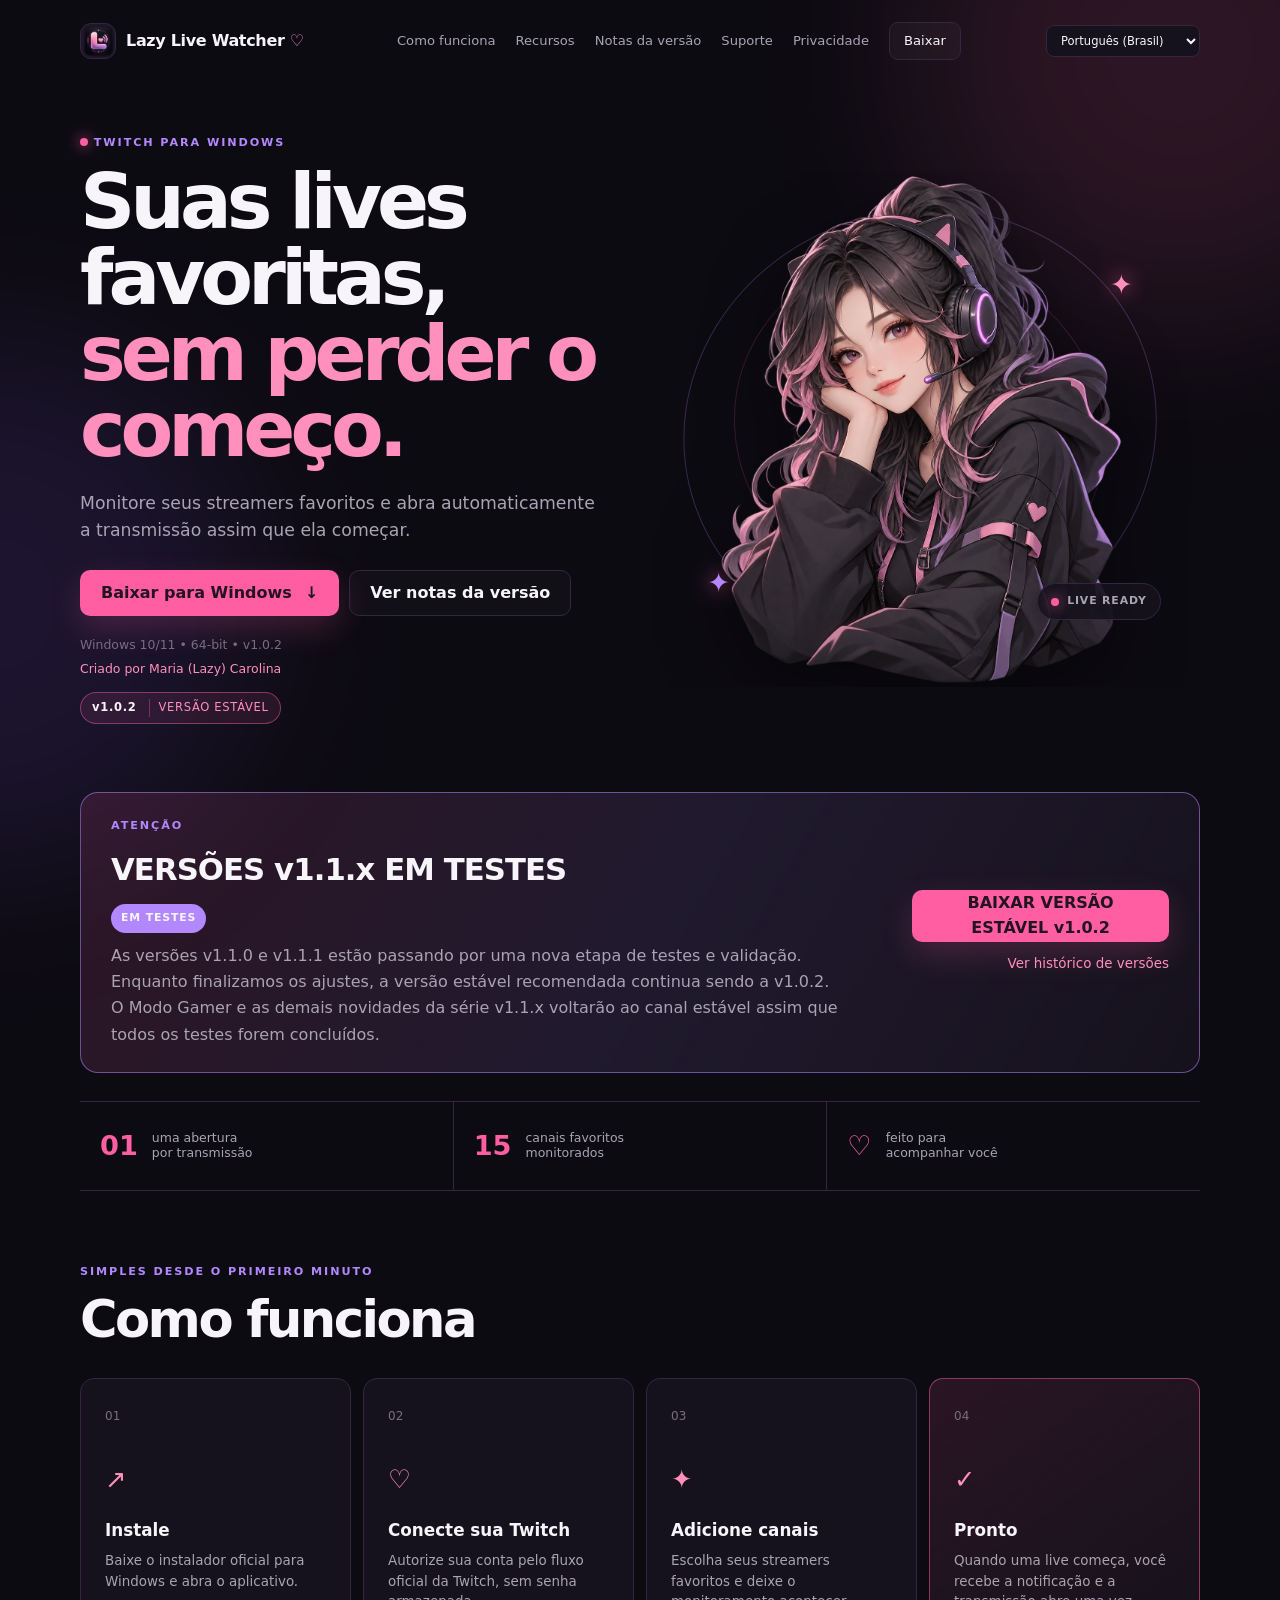
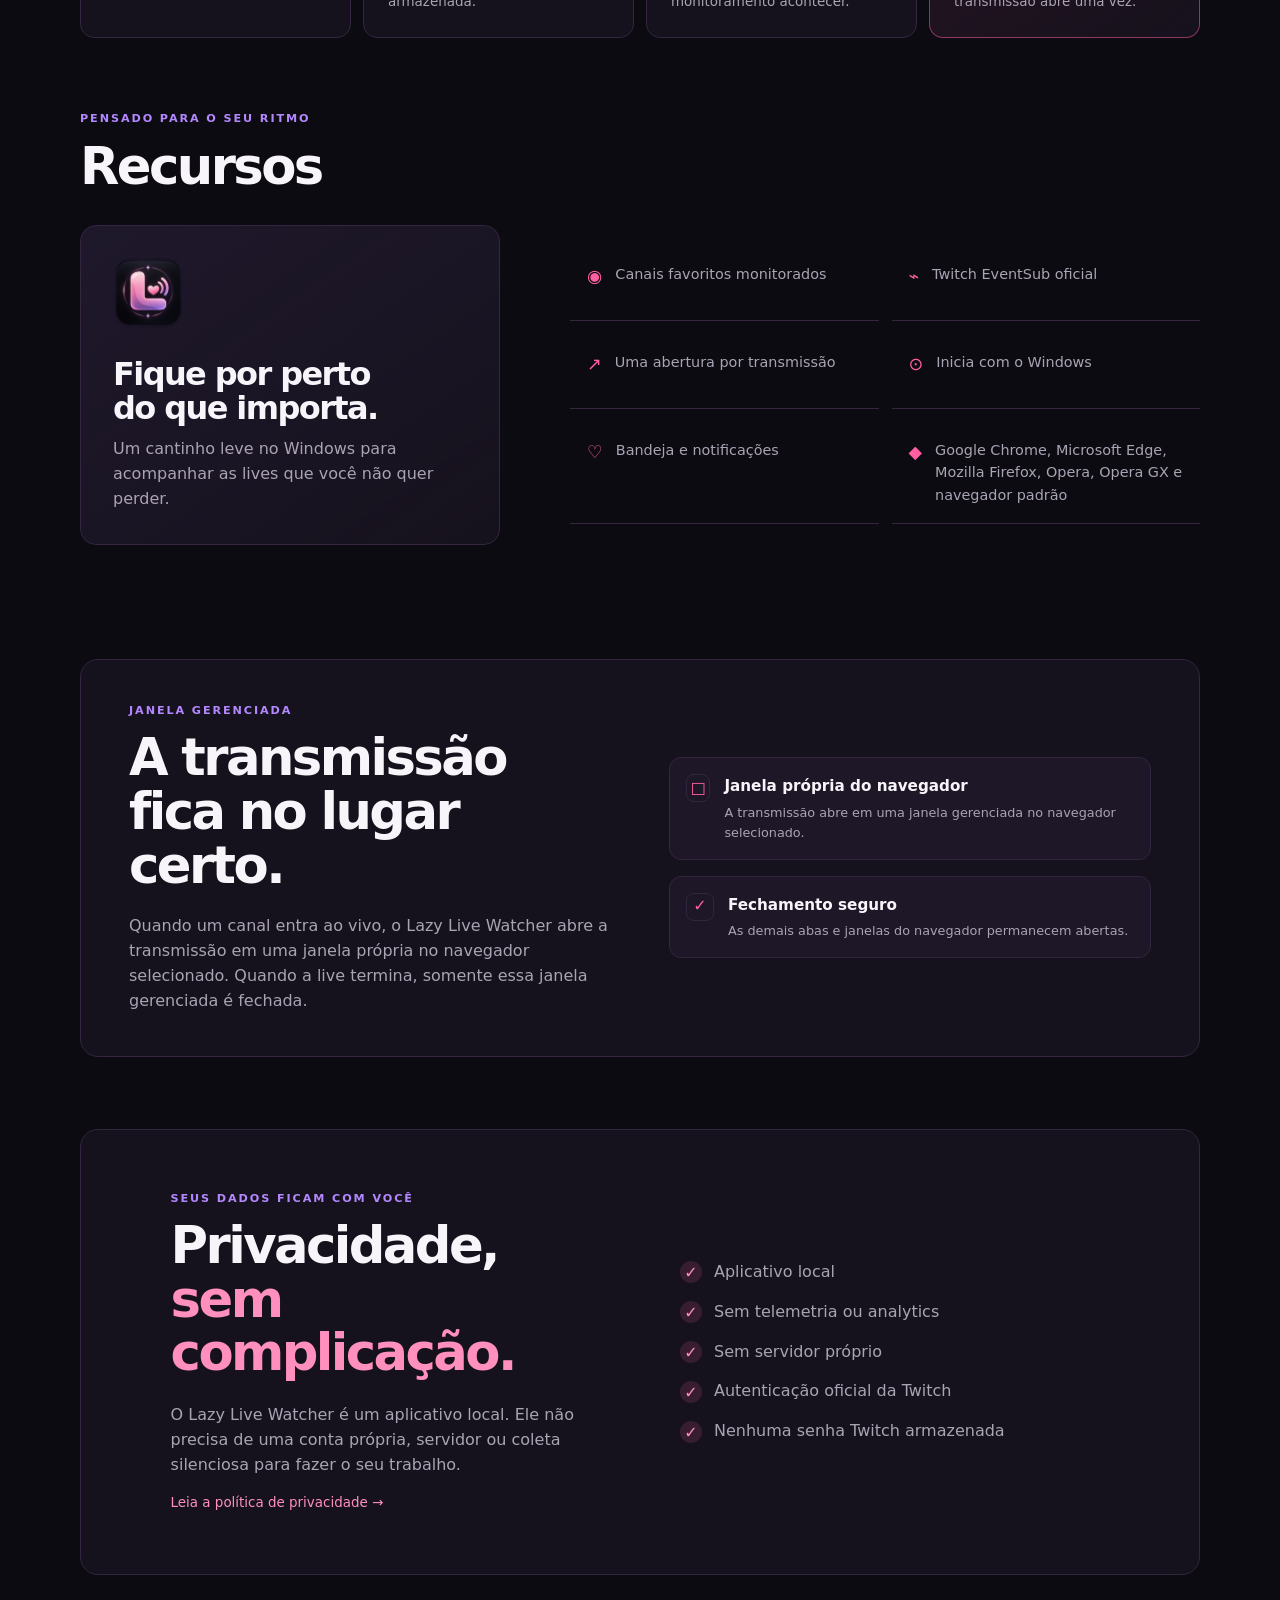
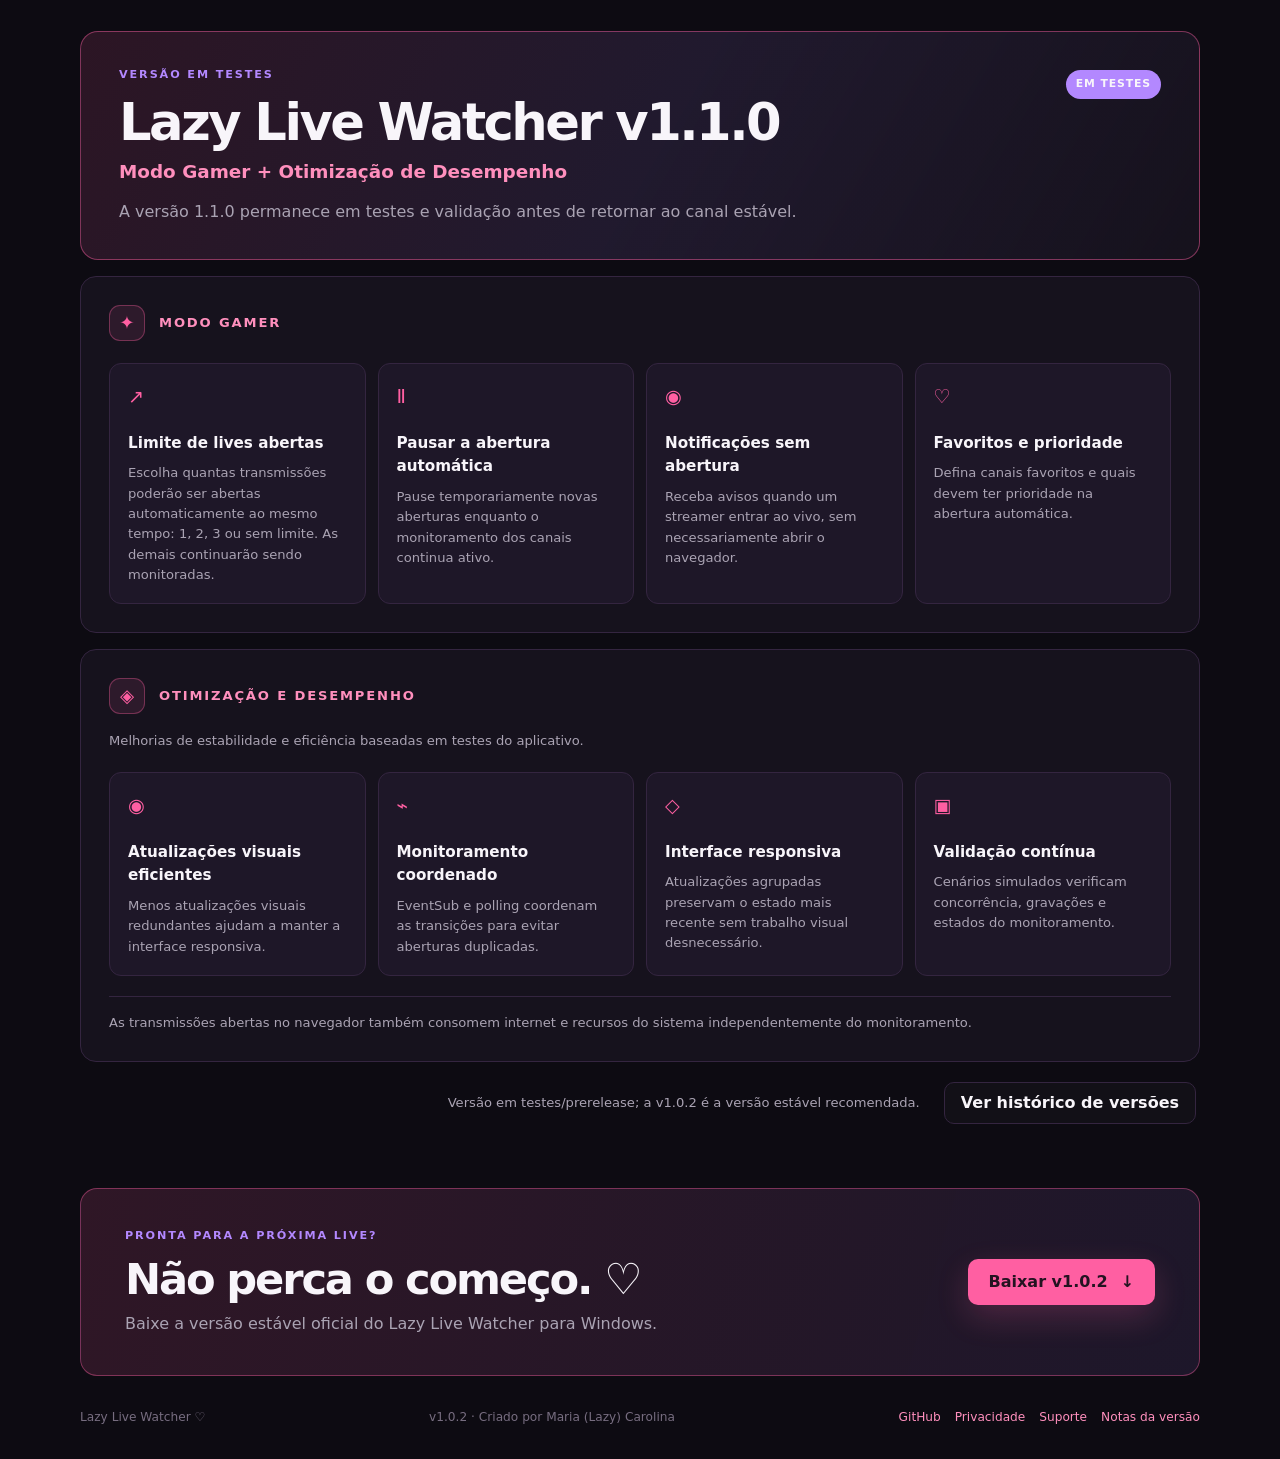
<file: index.html>
<!doctype html>
<html lang="pt-BR">
<head>
  <meta charset="utf-8">
  <meta name="viewport" content="width=device-width, initial-scale=1">
  <meta name="description" content="Lazy Live Watcher — monitor automático de transmissões da Twitch para Windows. Criado por Maria (Lazy) Carolina.">
  <meta name="theme-color" content="#0d0b12">
  <meta property="og:title" content="Lazy Live Watcher ♡">
  <meta property="og:description" content="Suas lives favoritas, sem perder o começo.">
  <meta property="og:type" content="website">
  <meta property="og:url" content="https://lazyswit.github.io/lazy-live-watcher/">
  <meta property="og:image" content="https://lazyswit.github.io/lazy-live-watcher/mascot.png">
  <title>Lazy Live Watcher ♡</title>
  <link rel="icon" href="favicon.ico">
  <link rel="stylesheet" href="styles.css?v=stable-v1.0.2">
  <script src="site.js?v=stable-v1.0.2" defer></script>
</head>
<body>
  <div class="ambient ambient-one" aria-hidden="true"></div>
  <div class="ambient ambient-two" aria-hidden="true"></div>
  <header class="site-header shell">
    <a class="brand" href="index.html" aria-label="Lazy Live Watcher — início"><span class="brand-mark"><img src="logo.png" alt=""></span><span>Lazy Live Watcher <span class="heart">♡</span></span></a>
    <div class="header-tools">
      <nav aria-label="Navegação principal">
        <a href="index.html#como-funciona" data-i18n="nav.how">Como funciona</a><a href="index.html#recursos" data-i18n="nav.features">Recursos</a><a href="changelog.html" data-i18n="nav.releases">Notas da versão</a><a href="support.html" data-i18n="nav.support">Suporte</a><a href="privacy.html" data-i18n="nav.privacy">Privacidade</a><a class="nav-download" href="https://github.com/lazyswit/lazy-live-watcher/releases/download/v1.0.2/LazyLiveWatcher-Setup-1.0.2.exe" data-i18n="nav.download">Baixar</a>
      </nav>
      <label class="language-picker"><span class="sr-only" data-i18n="language.label">Idioma</span><select data-language aria-label="Idioma"><option value="pt-BR">Português (Brasil)</option><option value="en-US">English</option><option value="es-419">Español (Latinoamérica)</option></select></label>
    </div>
  </header>
  <main id="top">
    <section class="hero shell"><div class="hero-copy"><p class="eyebrow"><span class="dot"></span> <span data-i18n="hero.eyebrow">TWITCH PARA WINDOWS</span></p><h1 data-i18n="hero.title">Suas lives favoritas,<br><em>sem perder o começo.</em></h1><p class="hero-text" data-i18n="hero.text">Monitore seus streamers favoritos e abra automaticamente a transmissão assim que ela começar.</p><div class="hero-actions"><a class="button primary" href="https://github.com/lazyswit/lazy-live-watcher/releases/download/v1.0.2/LazyLiveWatcher-Setup-1.0.2.exe"><span data-i18n="hero.download">Baixar para Windows</span> <span aria-hidden="true">↓</span></a><a class="button ghost" href="changelog.html" data-i18n="hero.notes">Ver notas da versão</a></div><p class="platform" data-i18n="hero.platform">Windows 10/11 • 64-bit • v1.0.2</p><p class="credit">Criado por Maria (Lazy) Carolina</p><span class="current-release-badge"><strong>v1.0.2</strong><span data-i18n="stable.status">VERSÃO ESTÁVEL</span></span></div><div class="hero-art" aria-label="Mascote original do Lazy Live Watcher"><div class="art-ring ring-one"></div><div class="art-ring ring-two"></div><span class="spark spark-one" aria-hidden="true">✦</span><span class="spark spark-two" aria-hidden="true">✦</span><img src="mascot.png" alt="Mascote gamer do Lazy Live Watcher"><div class="live-badge"><span class="dot"></span> <span data-i18n="hero.badge">LIVE READY</span></div></div></section>
    <section class="testing-banner shell" aria-labelledby="testing-banner-title"><div class="testing-banner-copy"><p class="eyebrow" data-i18n="testing.eyebrow">ATENÇÃO</p><h2 id="testing-banner-title" data-i18n="testing.title">VERSÕES v1.1.x EM TESTES</h2><span class="badge soon" data-i18n="testing.badge">EM TESTES</span><p data-i18n="testing.text">As versões v1.1.0 e v1.1.1 estão passando por uma nova etapa de testes e validação.<br>Enquanto finalizamos os ajustes, a versão estável recomendada continua sendo a v1.0.2.<br>O Modo Gamer e as demais novidades da série v1.1.x voltarão ao canal estável assim que todos os testes forem concluídos.</p></div><div class="testing-banner-actions"><a class="button primary" href="https://github.com/lazyswit/lazy-live-watcher/releases/download/v1.0.2/LazyLiveWatcher-Setup-1.0.2.exe" data-i18n="testing.download">BAIXAR VERSÃO ESTÁVEL v1.0.2</a><a class="text-link" href="changelog.html" data-i18n="testing.history">Ver histórico de versões</a></div></section>
    <section class="trust-strip shell" aria-label="Resumo do aplicativo"><div><strong>01</strong><span data-i18n="trust.one">uma abertura<br>por transmissão</span></div><div><strong>15</strong><span data-i18n="trust.two">canais<br>monitorados</span></div><div><strong>♡</strong><span data-i18n="trust.three">feito para<br>acompanhar você</span></div></section>
    <section class="section shell" id="como-funciona"><div class="section-heading"><p class="eyebrow" data-i18n="how.eyebrow">SIMPLES DESDE O PRIMEIRO MINUTO</p><h2 data-i18n="how.title">Como funciona</h2></div><div class="steps"><article class="step-card"><span class="step-number">01</span><span class="step-icon">↗</span><h3 data-i18n="how.install.title">Instale</h3><p data-i18n="how.install.text">Baixe o instalador oficial para Windows e abra o aplicativo.</p></article><article class="step-card"><span class="step-number">02</span><span class="step-icon">♡</span><h3 data-i18n="how.connect.title">Conecte sua Twitch</h3><p data-i18n="how.connect.text">Autorize sua conta pelo fluxo oficial da Twitch, sem senha armazenada.</p></article><article class="step-card"><span class="step-number">03</span><span class="step-icon">✦</span><h3 data-i18n="how.add.title">Adicione canais</h3><p data-i18n="how.add.text">Escolha seus streamers favoritos e deixe o monitoramento acontecer.</p></article><article class="step-card featured"><span class="step-number">04</span><span class="step-icon">✓</span><h3 data-i18n="how.ready.title">Pronto</h3><p data-i18n="how.ready.text">Quando uma live começa, você recebe a notificação e a transmissão abre uma vez.</p></article></div></section>
    <section class="section feature-section shell" id="recursos"><div class="section-heading"><p class="eyebrow" data-i18n="features.eyebrow">PENSADO PARA O SEU RITMO</p><h2 data-i18n="features.title">Recursos</h2></div><div class="feature-layout"><div class="feature-intro"><img src="logo.png" alt="Logo Lazy Live Watcher" class="feature-logo"><h3 data-i18n="features.intro.title">Fique por perto<br>do que importa.</h3><p data-i18n="features.intro.text">Um cantinho leve no Windows para acompanhar as lives que você não quer perder.</p></div><div class="feature-grid"><div class="feature-item"><span>◉</span><p data-i18n="features.channels">Vários canais monitorados</p></div><div class="feature-item"><span>⌁</span><p data-i18n="features.eventsub">Twitch EventSub oficial</p></div><div class="feature-item"><span>↗</span><p data-i18n="features.once">Uma abertura por transmissão</p></div><div class="feature-item"><span>⊙</span><p data-i18n="features.startup">Inicia com o Windows</p></div><div class="feature-item"><span>♡</span><p data-i18n="features.tray">Bandeja e notificações</p></div><div class="feature-item"><span>◆</span><p data-i18n="features.browsers">Chrome, Edge, Firefox, Opera, Opera GX e navegador padrão</p></div></div></div></section>
    <section class="section shell"><div class="split-card"><div><p class="eyebrow" data-i18n="managed.eyebrow">JANELA GERENCIADA</p><h2 data-i18n="managed.title">A transmissão fica no lugar certo.</h2><p data-i18n="managed.text">Quando um canal entra ao vivo, o Lazy Live Watcher abre a transmissão em uma janela própria no navegador selecionado. Quando a live termina, somente essa janela gerenciada é fechada.</p></div><div class="mode-list"><div><span class="mode-icon">□</span><div><strong data-i18n="modes.window.title">Janela própria do navegador</strong><p data-i18n="modes.window.text">A transmissão abre em uma janela gerenciada no navegador selecionado.</p></div></div><div><span class="mode-icon">✓</span><div><strong data-i18n="modes.managed.title">Fechamento seguro</strong><p data-i18n="modes.managed.text">As demais abas e janelas do navegador permanecem abertas.</p></div></div></div></div></section>
    <section class="privacy-section shell" id="privacidade"><div class="privacy-copy"><p class="eyebrow" data-i18n="privacy.eyebrow">SEUS DADOS FICAM COM VOCÊ</p><h2 data-i18n="privacy.title">Privacidade,<br><em>sem complicação.</em></h2><p data-i18n="privacy.text">O Lazy Live Watcher é um aplicativo local. Ele não precisa de uma conta própria, servidor ou coleta silenciosa para fazer o seu trabalho.</p><a class="text-link" href="privacy.html" data-i18n="privacy.more">Leia a política de privacidade →</a></div><div class="privacy-list"><div><span>✓</span><span data-i18n="privacy.local">Aplicativo local</span></div><div><span>✓</span><span data-i18n="privacy.noTracking">Sem telemetria ou analytics</span></div><div><span>✓</span><span data-i18n="privacy.noServer">Sem servidor próprio</span></div><div><span>✓</span><span data-i18n="privacy.official">Autenticação oficial da Twitch</span></div><div><span>✓</span><span data-i18n="privacy.noPassword">Nenhuma senha Twitch armazenada</span></div></div></section>
    <section class="section shell roadmap-section" id="v1-1-0"><div class="roadmap-hero"><div><p class="eyebrow" data-i18n="roadmap.eyebrow">VERSÃO EM TESTES</p><h2 data-i18n="roadmap.title">Lazy Live Watcher v1.1.0</h2><h3 data-i18n="roadmap.subtitle">Modo Gamer + Otimização de Desempenho</h3><p data-i18n="roadmap.intro">A versão 1.1.0 permanece em testes e validação antes de retornar ao canal estável.</p></div><span class="badge soon" data-i18n="roadmap.status">EM TESTES</span></div><div class="roadmap-blocks"><div class="roadmap-block"><div class="roadmap-block-heading"><span class="roadmap-block-icon" aria-hidden="true">✦</span><h3 data-i18n="roadmap.block.gamer">MODO GAMER</h3></div><div class="roadmap-grid"><article class="roadmap-item"><span class="roadmap-icon" aria-hidden="true">↗</span><h4 data-i18n="roadmap.gamer.limit.title">Limite de lives abertas</h4><p data-i18n="roadmap.gamer.limit.text">Escolha quantas transmissões poderão ser abertas automaticamente ao mesmo tempo: 1, 2, 3 ou sem limite. As demais continuarão sendo monitoradas.</p></article><article class="roadmap-item"><span class="roadmap-icon" aria-hidden="true">Ⅱ</span><h4 data-i18n="roadmap.gamer.pause.title">Pausar a abertura automática</h4><p data-i18n="roadmap.gamer.pause.text">Pause temporariamente novas aberturas enquanto o monitoramento dos canais continua ativo.</p></article><article class="roadmap-item"><span class="roadmap-icon" aria-hidden="true">◉</span><h4 data-i18n="roadmap.gamer.notifications.title">Notificações sem abertura</h4><p data-i18n="roadmap.gamer.notifications.text">Receba avisos quando um streamer entrar ao vivo, sem necessariamente abrir o navegador.</p></article><article class="roadmap-item"><span class="roadmap-icon" aria-hidden="true">♡</span><h4 data-i18n="roadmap.gamer.priority.title">Favoritos e prioridade</h4><p data-i18n="roadmap.gamer.priority.text">Defina canais favoritos e quais devem ter prioridade na abertura automática.</p></article></div></div><div class="roadmap-block roadmap-performance"><div class="roadmap-block-heading"><span class="roadmap-block-icon" aria-hidden="true">◈</span><h3 data-i18n="roadmap.block.performance">OTIMIZAÇÃO E DESEMPENHO</h3></div><p class="roadmap-block-intro" data-i18n="roadmap.performance.intro">Melhorias de estabilidade e eficiência baseadas em testes do aplicativo.</p><div class="roadmap-grid"><article class="roadmap-item"><span class="roadmap-icon" aria-hidden="true">◉</span><h4 data-i18n="roadmap.performance.cpu.title">Atualizações visuais eficientes</h4><p data-i18n="roadmap.performance.cpu.text">Menos atualizações visuais redundantes ajudam a manter a interface responsiva.</p></article><article class="roadmap-item"><span class="roadmap-icon" aria-hidden="true">⌁</span><h4 data-i18n="roadmap.performance.monitoring.title">Monitoramento coordenado</h4><p data-i18n="roadmap.performance.monitoring.text">EventSub e polling coordenam as transições para evitar aberturas duplicadas.</p></article><article class="roadmap-item"><span class="roadmap-icon" aria-hidden="true">◇</span><h4 data-i18n="roadmap.performance.ui.title">Interface responsiva</h4><p data-i18n="roadmap.performance.ui.text">Atualizações agrupadas preservam o estado mais recente sem trabalho visual desnecessário.</p></article><article class="roadmap-item"><span class="roadmap-icon" aria-hidden="true">▣</span><h4 data-i18n="roadmap.performance.tests.title">Validação contínua</h4><p data-i18n="roadmap.performance.tests.text">Cenários simulados verificam concorrência, gravações e estados do monitoramento.</p></article></div><p class="roadmap-note" data-i18n="roadmap.performance.note">As transmissões abertas no navegador também consomem internet e recursos do sistema independentemente do monitoramento do Lazy Live Watcher.</p></div></div><div class="roadmap-footer"><p data-i18n="roadmap.status.note">Versão em testes/prerelease; a v1.0.2 é a versão estável recomendada.</p><div class="roadmap-actions"><a class="button ghost" href="changelog.html" data-i18n="roadmap.changelog">Ver histórico de versões</a></div></div></section>
    <section class="download-card shell"><div><p class="eyebrow" data-i18n="download.eyebrow">PRONTA PARA A PRÓXIMA LIVE?</p><h2 data-i18n="download.title">Não perca o começo. ♡</h2><p data-i18n="download.text">Baixe a versão estável oficial do Lazy Live Watcher para Windows.</p></div><a class="button primary" href="https://github.com/lazyswit/lazy-live-watcher/releases/download/v1.0.2/LazyLiveWatcher-Setup-1.0.2.exe"><span data-i18n="download.button">Baixar v1.0.2</span> <span aria-hidden="true">↓</span></a></section>
  </main>
  <footer class="site-footer shell"><span>Lazy Live Watcher ♡</span><span>v1.0.2 · Criado por Maria (Lazy) Carolina</span><span class="footer-links"><a href="https://github.com/lazyswit/lazy-live-watcher">GitHub</a><a href="privacy.html" data-i18n="nav.privacy">Privacidade</a><a href="support.html" data-i18n="nav.support">Suporte</a><a href="changelog.html" data-i18n="nav.releases">Notas da versão</a></span></footer>
</body>
</html>
</file>
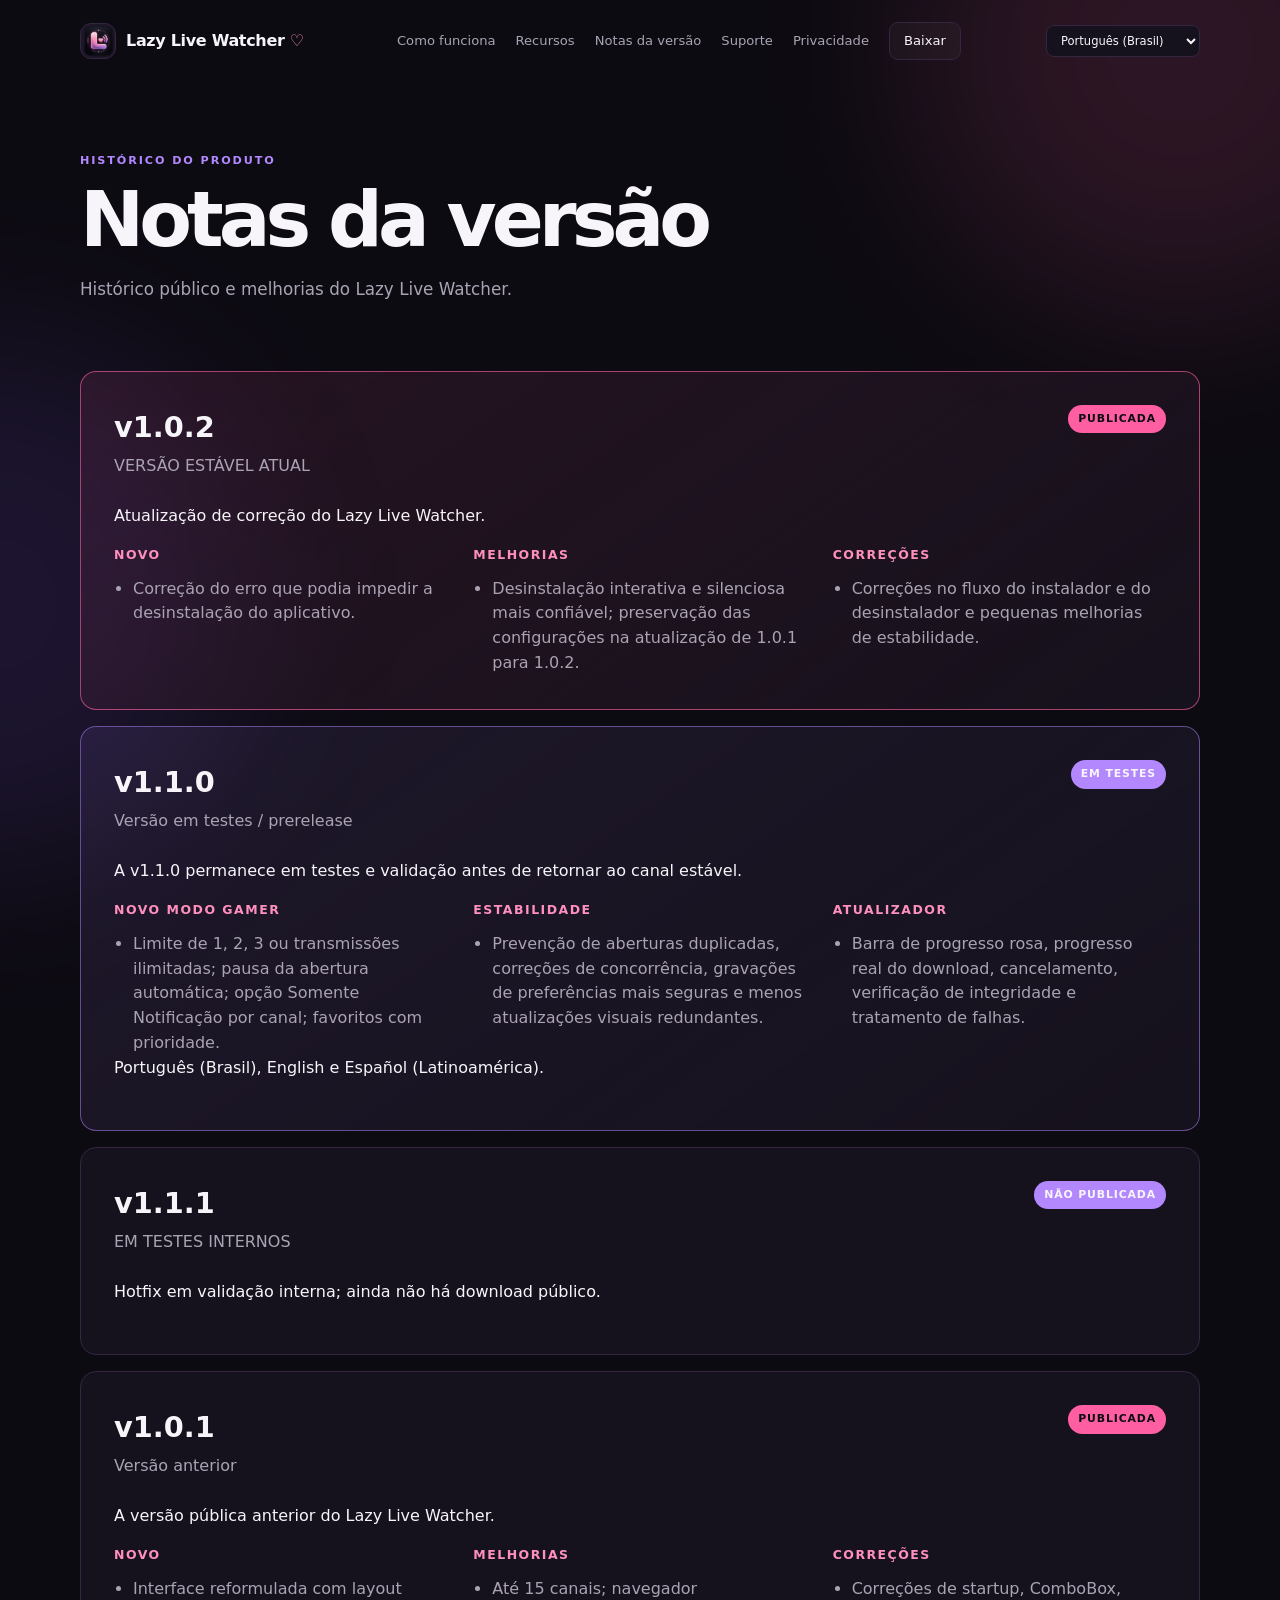
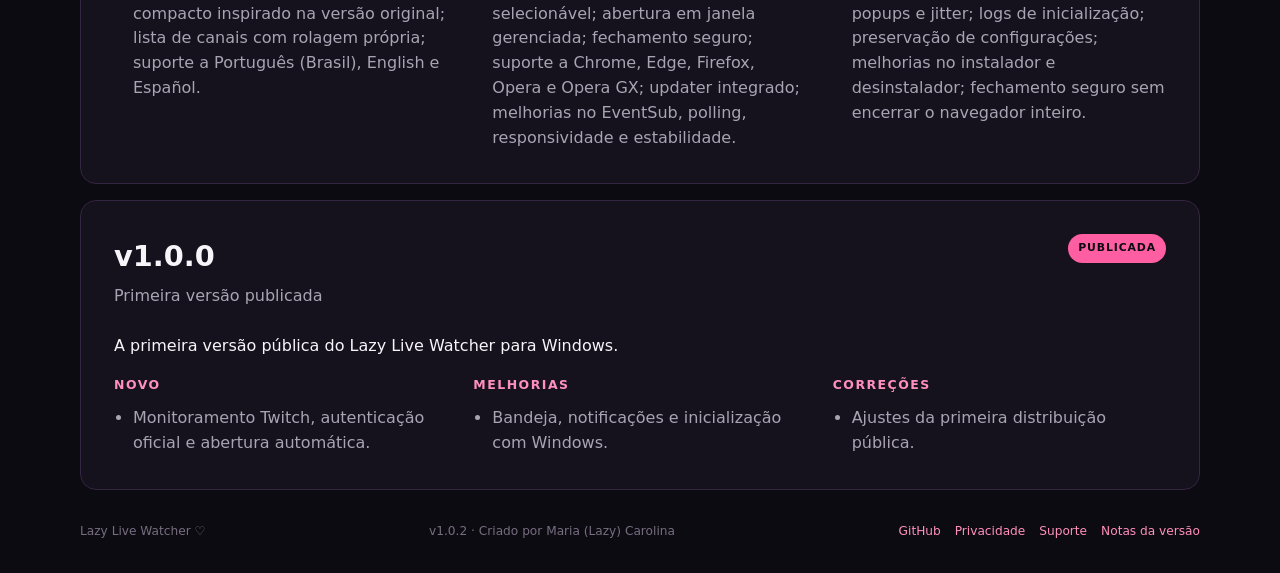
<file: changelog.html>
<!doctype html>
<html lang="pt-BR">
<head>
  <meta charset="utf-8"><meta name="viewport" content="width=device-width, initial-scale=1">
  <meta name="description" content="Notas da versão do Lazy Live Watcher: versão estável atual 1.0.2, versões em teste e histórico das versões anteriores.">
  <meta name="theme-color" content="#0d0b12"><meta property="og:title" content="Notas da versão — Lazy Live Watcher"><meta property="og:description" content="Histórico público e melhorias do Lazy Live Watcher."><meta property="og:type" content="website">
  <link rel="icon" href="favicon.ico"><title>Notas da versão — Lazy Live Watcher</title><link rel="stylesheet" href="styles.css?v=stable-v1.0.2"><script src="site.js?v=stable-v1.0.2" defer></script>
</head>
<body>
  <div class="ambient ambient-one" aria-hidden="true"></div><div class="ambient ambient-two" aria-hidden="true"></div>
  <header class="site-header shell"><a class="brand" href="index.html" aria-label="Lazy Live Watcher — início"><span class="brand-mark"><img src="logo.png" alt=""></span><span>Lazy Live Watcher <span class="heart">♡</span></span></a><div class="header-tools"><nav aria-label="Navegação principal"><a href="index.html#como-funciona" data-i18n="nav.how">Como funciona</a><a href="index.html#recursos" data-i18n="nav.features">Recursos</a><a href="changelog.html" data-i18n="nav.releases">Notas da versão</a><a href="support.html" data-i18n="nav.support">Suporte</a><a href="privacy.html" data-i18n="nav.privacy">Privacidade</a><a class="nav-download" href="https://github.com/lazyswit/lazy-live-watcher/releases/download/v1.0.2/LazyLiveWatcher-Setup-1.0.2.exe" data-i18n="nav.download">Baixar</a></nav><label class="language-picker"><span class="sr-only" data-i18n="language.label">Idioma</span><select data-language aria-label="Idioma"><option value="pt-BR">Português (Brasil)</option><option value="en-US">English</option><option value="es-419">Español (Latinoamérica)</option></select></label></div></header>
  <main class="shell">
    <section class="page-hero"><p class="eyebrow" data-i18n="pages.changelog.eyebrow">HISTÓRICO DO PRODUTO</p><h1 data-i18n="pages.changelog.title">Notas da versão</h1><p data-i18n="pages.changelog.intro">Histórico público e melhorias do Lazy Live Watcher.</p></section>
    <section class="release-card current-release"><div class="release-header"><div><h2>v1.0.2</h2><p data-i18n="changelog.102.date">VERSÃO ESTÁVEL ATUAL</p></div><span class="badge" data-i18n="changelog.102.status">PUBLICADA</span></div><p data-i18n="changelog.102.intro">Atualização de correção do Lazy Live Watcher.</p><div class="release-columns"><div><h3 data-i18n="changelog.new">Novo</h3><ul><li data-i18n="changelog.102.new">Correção do erro que podia impedir a desinstalação do aplicativo.</li></ul></div><div><h3 data-i18n="changelog.improvements">Melhorias</h3><ul><li data-i18n="changelog.102.improvements">Desinstalação interativa e silenciosa mais confiável; preservação das configurações na atualização de 1.0.1 para 1.0.2.</li></ul></div><div><h3 data-i18n="changelog.fixes">Correções</h3><ul><li data-i18n="changelog.102.fixes">Correções no fluxo do instalador e do desinstalador e pequenas melhorias de estabilidade.</li></ul></div></div></section>
    <section class="release-card upcoming"><div class="release-header"><div><h2>v1.1.0</h2><p data-i18n="changelog.110.date">Versão em testes / prerelease</p></div><span class="badge soon" data-i18n="changelog.110.status">EM TESTES</span></div><p data-i18n="changelog.110.intro">A v1.1.0 permanece em testes e validação antes de retornar ao canal estável.</p><div class="release-columns"><div><h3 data-i18n="changelog.gamer.title">Novo Modo Gamer</h3><ul><li data-i18n="changelog.110.gamer">Limite de 1, 2, 3 ou transmissões ilimitadas; pausa da abertura automática; opção Somente Notificação por canal; favoritos com prioridade.</li></ul></div><div><h3 data-i18n="changelog.stability.title">Estabilidade</h3><ul><li data-i18n="changelog.110.stability">Prevenção de aberturas duplicadas, correções de concorrência, gravações de preferências mais seguras e menos atualizações visuais redundantes.</li></ul></div><div><h3 data-i18n="changelog.updater.title">Atualizador</h3><ul><li data-i18n="changelog.110.updater">Barra de progresso rosa, progresso real do download, cancelamento, verificação de integridade e tratamento de falhas.</li></ul></div></div><p class="release-note" data-i18n="changelog.110.languages">Português (Brasil), English e Español (Latinoamérica).</p></section>
    <section class="release-card"><div class="release-header"><div><h2>v1.1.1</h2><p data-i18n="changelog.111.date">EM TESTES INTERNOS</p></div><span class="badge soon" data-i18n="changelog.111.status">NÃO PUBLICADA</span></div><p data-i18n="changelog.111.intro">Hotfix em validação interna; ainda não há download público.</p></section>
    <section class="release-card"><div class="release-header"><div><h2>v1.0.1</h2><p data-i18n="changelog.101.date">Versão anterior</p></div><span class="badge" data-i18n="changelog.101.status">PUBLICADA</span></div><p data-i18n="changelog.101.intro">A versão pública anterior do Lazy Live Watcher.</p><div class="release-columns"><div><h3 data-i18n="changelog.new">Novo</h3><ul><li data-i18n="changelog.101.new">Interface reformulada com layout compacto inspirado na versão original; lista de canais com rolagem própria; suporte a Português (Brasil), English e Español.</li></ul></div><div><h3 data-i18n="changelog.improvements">Melhorias</h3><ul><li data-i18n="changelog.101.improvements">Até 15 canais; navegador selecionável; abertura em janela gerenciada; fechamento seguro; suporte a Chrome, Edge, Firefox, Opera e Opera GX; updater integrado; melhorias no EventSub, polling, responsividade e estabilidade.</li></ul></div><div><h3 data-i18n="changelog.fixes">Correções</h3><ul><li data-i18n="changelog.101.fixes">Correções de startup, ComboBox, popups e jitter; logs de inicialização; preservação de configurações; melhorias no instalador e desinstalador; fechamento seguro sem encerrar o navegador inteiro.</li></ul></div></div></section>
    <section class="release-card"><div class="release-header"><div><h2>v1.0.0</h2><p data-i18n="changelog.100.date">Primeira versão publicada</p></div><span class="badge" data-i18n="changelog.100.status">PUBLICADA</span></div><p data-i18n="changelog.100.intro">A primeira versão pública do Lazy Live Watcher para Windows.</p><div class="release-columns"><div><h3 data-i18n="changelog.new">Novo</h3><ul><li data-i18n="changelog.100.new">Monitoramento Twitch, autenticação oficial e abertura automática.</li></ul></div><div><h3 data-i18n="changelog.improvements">Melhorias</h3><ul><li data-i18n="changelog.100.improvements">Bandeja, notificações e inicialização com Windows.</li></ul></div><div><h3 data-i18n="changelog.fixes">Correções</h3><ul><li data-i18n="changelog.100.fixes">Ajustes da primeira distribuição pública.</li></ul></div></div></section>
  </main>
  <footer class="site-footer shell"><span>Lazy Live Watcher ♡</span><span>v1.0.2 · Criado por Maria (Lazy) Carolina</span><span class="footer-links"><a href="https://github.com/lazyswit/lazy-live-watcher">GitHub</a><a href="privacy.html" data-i18n="nav.privacy">Privacidade</a><a href="support.html" data-i18n="nav.support">Suporte</a><a href="changelog.html" data-i18n="nav.releases">Notas da versão</a></span></footer>
</body>
</html>
</file>
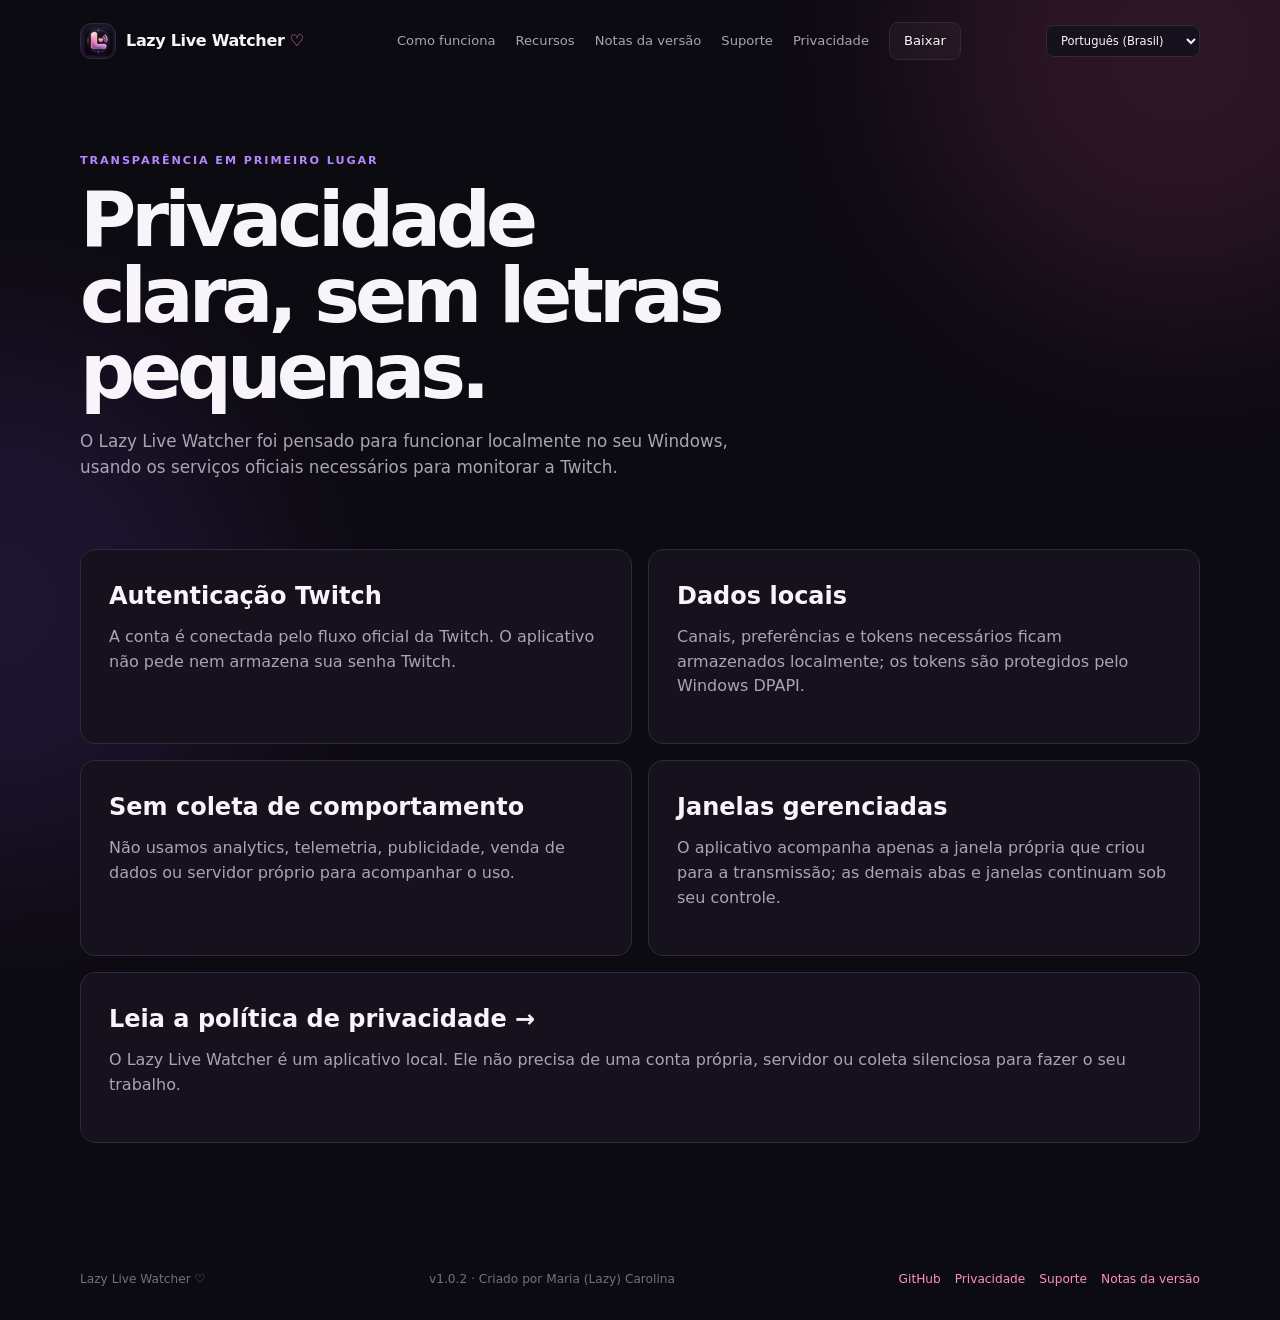
<file: privacy.html>
<!doctype html>
<html lang="pt-BR">
<head><meta charset="utf-8"><meta name="viewport" content="width=device-width, initial-scale=1"><meta name="description" content="Política de privacidade do Lazy Live Watcher. Autenticação oficial da Twitch, dados locais e sem telemetria."><meta name="theme-color" content="#0d0b12"><meta property="og:title" content="Privacidade — Lazy Live Watcher"><meta property="og:description" content="Como o Lazy Live Watcher trata autenticação, configurações e dados locais."><meta property="og:type" content="website"><link rel="icon" href="favicon.ico"><title>Privacidade — Lazy Live Watcher</title><link rel="stylesheet" href="styles.css?v=stable-v1.0.2"><script src="site.js?v=stable-v1.0.2" defer></script></head>
<body><div class="ambient ambient-one" aria-hidden="true"></div><div class="ambient ambient-two" aria-hidden="true"></div>
<header class="site-header shell"><a class="brand" href="index.html" aria-label="Lazy Live Watcher — início"><span class="brand-mark"><img src="logo.png" alt=""></span><span>Lazy Live Watcher <span class="heart">♡</span></span></a><div class="header-tools"><nav aria-label="Navegação principal"><a href="index.html#como-funciona" data-i18n="nav.how">Como funciona</a><a href="index.html#recursos" data-i18n="nav.features">Recursos</a><a href="changelog.html" data-i18n="nav.releases">Notas da versão</a><a href="support.html" data-i18n="nav.support">Suporte</a><a href="privacy.html" data-i18n="nav.privacy">Privacidade</a><a class="nav-download" href="https://github.com/lazyswit/lazy-live-watcher/releases/download/v1.0.2/LazyLiveWatcher-Setup-1.0.2.exe" data-i18n="nav.download">Baixar</a></nav><label class="language-picker"><span class="sr-only" data-i18n="language.label">Idioma</span><select data-language aria-label="Idioma"><option value="pt-BR">Português (Brasil)</option><option value="en-US">English</option><option value="es-419">Español (Latinoamérica)</option></select></label></div></header>
<main class="shell"><section class="page-hero"><p class="eyebrow" data-i18n="pages.privacy.eyebrow">TRANSPARÊNCIA EM PRIMEIRO LUGAR</p><h1 data-i18n="pages.privacy.title">Privacidade clara, sem letras pequenas.</h1><p data-i18n="pages.privacy.intro">O Lazy Live Watcher foi pensado para funcionar localmente no seu Windows, usando os serviços oficiais necessários para monitorar a Twitch.</p></section><section class="content-grid"><article class="content-card"><h2 data-i18n="privacy.auth.title">Autenticação Twitch</h2><p data-i18n="privacy.auth.text">A conta é conectada pelo fluxo oficial da Twitch. O aplicativo não pede nem armazena sua senha Twitch.</p></article><article class="content-card"><h2 data-i18n="privacy.storage.title">Dados locais</h2><p data-i18n="privacy.storage.text">Canais, preferências e tokens necessários ficam armazenados localmente; os tokens são protegidos pelo Windows DPAPI.</p></article><article class="content-card"><h2 data-i18n="privacy.collection.title">Sem coleta de comportamento</h2><p data-i18n="privacy.collection.text">Não usamos analytics, telemetria, publicidade, venda de dados ou servidor próprio para acompanhar o uso.</p></article><article class="content-card"><h2 data-i18n="privacy.window.title">Janelas gerenciadas</h2><p data-i18n="privacy.window.text">O aplicativo acompanha apenas a janela própria que criou para a transmissão; as demais abas e janelas continuam sob seu controle.</p></article><article class="content-card wide"><h2 data-i18n="privacy.more">Leia a política de privacidade →</h2><p data-i18n="privacy.text">O Lazy Live Watcher é um aplicativo local. Ele não precisa de uma conta própria, servidor ou coleta silenciosa para fazer o seu trabalho.</p></article></section></main>
<footer class="site-footer shell"><span>Lazy Live Watcher ♡</span><span>v1.0.2 · Criado por Maria (Lazy) Carolina</span><span class="footer-links"><a href="https://github.com/lazyswit/lazy-live-watcher">GitHub</a><a href="privacy.html" data-i18n="nav.privacy">Privacidade</a><a href="support.html" data-i18n="nav.support">Suporte</a><a href="changelog.html" data-i18n="nav.releases">Notas da versão</a></span></footer></body></html>
</file>
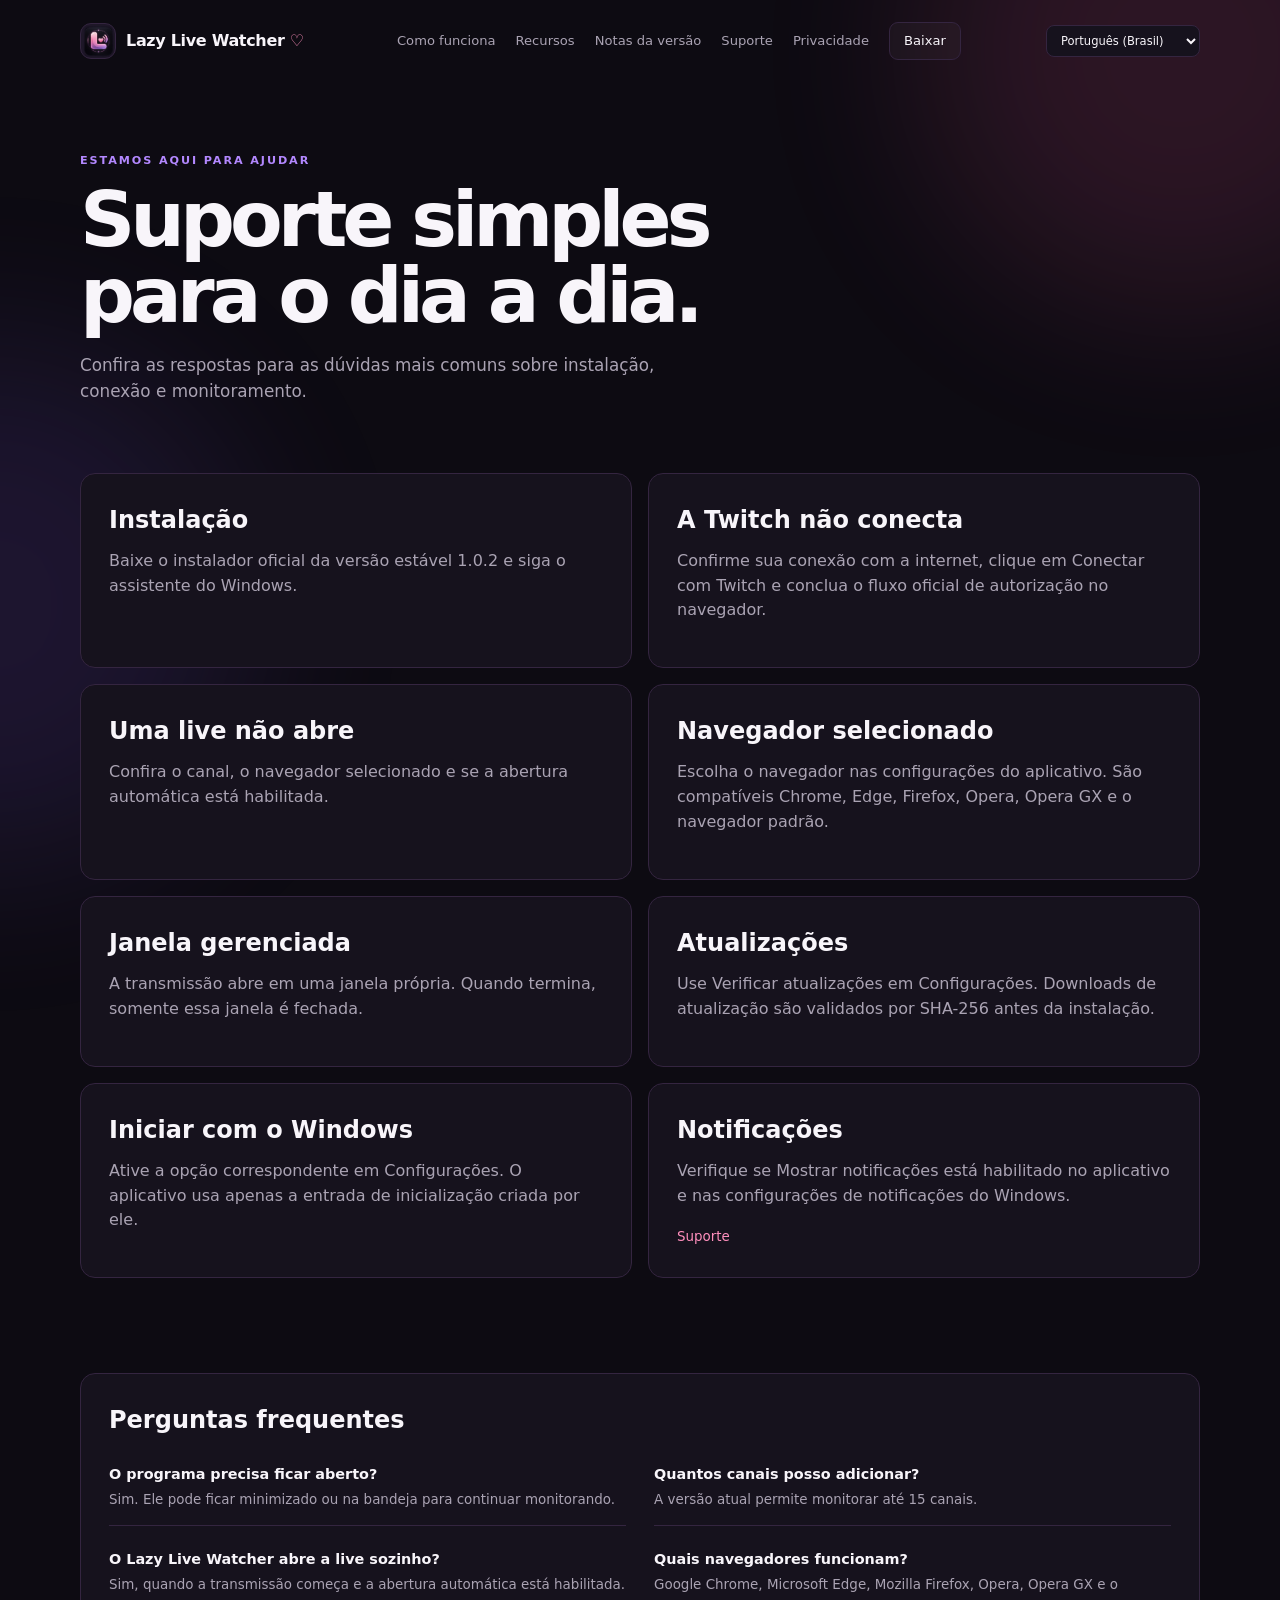
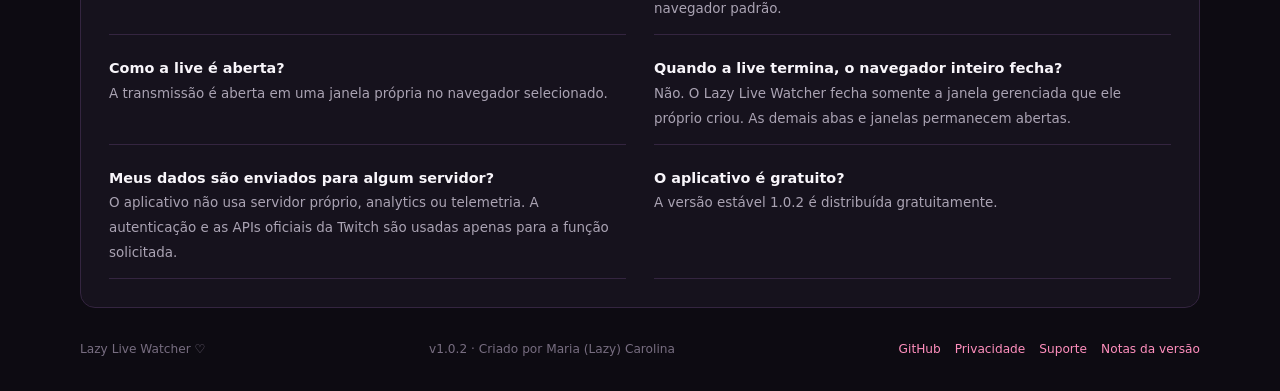
<file: support.html>
<!doctype html>
<html lang="pt-BR">
<head><meta charset="utf-8"><meta name="viewport" content="width=device-width, initial-scale=1"><meta name="description" content="Suporte do Lazy Live Watcher: instalação, Twitch, canais, navegador, janelas gerenciadas, notificações e atualizações."><meta name="theme-color" content="#0d0b12"><meta property="og:title" content="Suporte — Lazy Live Watcher"><meta property="og:description" content="Respostas para dúvidas comuns sobre o Lazy Live Watcher."><meta property="og:type" content="website"><link rel="icon" href="favicon.ico"><title>Suporte — Lazy Live Watcher</title><link rel="stylesheet" href="styles.css?v=stable-v1.0.2"><script src="site.js?v=stable-v1.0.2" defer></script></head>
<body><div class="ambient ambient-one" aria-hidden="true"></div><div class="ambient ambient-two" aria-hidden="true"></div>
<header class="site-header shell"><a class="brand" href="index.html" aria-label="Lazy Live Watcher — início"><span class="brand-mark"><img src="logo.png" alt=""></span><span>Lazy Live Watcher <span class="heart">♡</span></span></a><div class="header-tools"><nav aria-label="Navegação principal"><a href="index.html#como-funciona" data-i18n="nav.how">Como funciona</a><a href="index.html#recursos" data-i18n="nav.features">Recursos</a><a href="changelog.html" data-i18n="nav.releases">Notas da versão</a><a href="support.html" data-i18n="nav.support">Suporte</a><a href="privacy.html" data-i18n="nav.privacy">Privacidade</a><a class="nav-download" href="https://github.com/lazyswit/lazy-live-watcher/releases/download/v1.0.2/LazyLiveWatcher-Setup-1.0.2.exe" data-i18n="nav.download">Baixar</a></nav><label class="language-picker"><span class="sr-only" data-i18n="language.label">Idioma</span><select data-language aria-label="Idioma"><option value="pt-BR">Português (Brasil)</option><option value="en-US">English</option><option value="es-419">Español (Latinoamérica)</option></select></label></div></header>
<main class="shell"><section class="page-hero"><p class="eyebrow" data-i18n="pages.support.eyebrow">ESTAMOS AQUI PARA AJUDAR</p><h1 data-i18n="pages.support.title">Suporte simples para o dia a dia.</h1><p data-i18n="pages.support.intro">Confira as respostas para as dúvidas mais comuns sobre instalação, conexão e monitoramento.</p></section><section class="content-grid"><article class="content-card"><h2 data-i18n="support.install.title">Instalação</h2><p data-i18n="support.install.text">Baixe o instalador oficial da versão estável v1.0.2 e siga o assistente do Windows.</p></article><article class="content-card"><h2 data-i18n="support.twitch.title">A Twitch não conecta</h2><p data-i18n="support.twitch.text">Confirme sua conexão com a internet e conclua o fluxo oficial.</p></article><article class="content-card"><h2 data-i18n="support.channel.title">Uma live não abre</h2><p data-i18n="support.channel.text">Confira o canal, o navegador selecionado e se a abertura automática está habilitada.</p></article><article class="content-card"><h2 data-i18n="support.browser.title">Navegador selecionado</h2><p data-i18n="support.browser.text">Escolha o navegador nas configurações do aplicativo. São compatíveis Chrome, Edge, Firefox, Opera, Opera GX e o navegador padrão.</p></article><article class="content-card"><h2 data-i18n="support.managed.title">Janela gerenciada</h2><p data-i18n="support.managed.text">A transmissão abre em uma janela própria. Quando termina, somente essa janela é fechada.</p></article><article class="content-card"><h2 data-i18n="support.update.title">Atualizações</h2><p data-i18n="support.update.text">Use Verificar atualizações em Configurações. Downloads de atualização são validados por SHA-256 antes da instalação.</p></article><article class="content-card"><h2 data-i18n="support.startup.title">Iniciar com o Windows</h2><p data-i18n="support.startup.text">Ative a opção correspondente em Configurações. O aplicativo usa apenas a entrada de inicialização criada por ele.</p></article><article class="content-card"><h2 data-i18n="support.notifications.title">Notificações</h2><p data-i18n="support.notifications.text">Verifique se Mostrar notificações está habilitado no aplicativo e nas configurações de notificações do Windows.</p><a class="text-link" href="https://github.com/lazyswit/lazy-live-watcher/issues" data-i18n="nav.support">Suporte</a></article></section><section class="content-card wide"><h2 data-i18n="faq.title">Perguntas frequentes</h2><div class="faq-grid"><p><strong data-i18n="faq.open.title">O programa precisa ficar aberto?</strong><br><span data-i18n="faq.open.text">Sim. Ele pode ficar minimizado ou na bandeja para continuar monitorando.</span></p><p><strong data-i18n="faq.limit.title">Quantos canais posso adicionar?</strong><br><span data-i18n="faq.limit.text">A versão atual permite monitorar até 15 canais.</span></p><p><strong data-i18n="faq.auto.title">O Lazy Live Watcher abre a live sozinho?</strong><br><span data-i18n="faq.auto.text">Sim, quando a transmissão começa e a abertura automática está habilitada.</span></p><p><strong data-i18n="faq.browser.title">Quais navegadores funcionam?</strong><br><span data-i18n="faq.browser.text">Google Chrome, Microsoft Edge, Mozilla Firefox, Opera, Opera GX e o navegador padrão.</span></p><p><strong data-i18n="faq.managed.title">Como a live é aberta?</strong><br><span data-i18n="faq.managed.text">A transmissão é aberta em uma janela própria no navegador selecionado.</span></p><p><strong data-i18n="faq.close.title">Quando a live termina, o navegador inteiro fecha?</strong><br><span data-i18n="faq.close.text">Não. O Lazy Live Watcher fecha somente a janela gerenciada que ele próprio criou. As demais abas e janelas permanecem abertas.</span></p><p><strong data-i18n="faq.data.title">Meus dados são enviados para algum servidor?</strong><br><span data-i18n="faq.data.text">O aplicativo não usa servidor próprio, analytics ou telemetria. A autenticação e as APIs oficiais da Twitch são usadas apenas para a função solicitada.</span></p><p><strong data-i18n="faq.free.title">O aplicativo é gratuito?</strong><br><span data-i18n="faq.free.text">A versão estável 1.0.2 é distribuída gratuitamente.</span></p></div></section></main>
<footer class="site-footer shell"><span>Lazy Live Watcher ♡</span><span>v1.0.2 · Criado por Maria (Lazy) Carolina</span><span class="footer-links"><a href="https://github.com/lazyswit/lazy-live-watcher">GitHub</a><a href="privacy.html" data-i18n="nav.privacy">Privacidade</a><a href="support.html" data-i18n="nav.support">Suporte</a><a href="changelog.html" data-i18n="nav.releases">Notas da versão</a></span></footer></body></html>
</file>
<file: styles.css>
:root { --bg:#0d0b12; --panel:#16121d; --panel-2:#1e1728; --ink:#f8f5fa; --muted:#aaa3b3; --dim:#776d80; --pink:#ff5fa2; --pink-soft:#ff8fbd; --lilac:#b388ff; --violet:#8a5cf6; --line:#342540; --shell:min(1120px,calc(100% - 48px)); }
* { box-sizing:border-box; } html { scroll-behavior:smooth; } body { margin:0; color:var(--ink); background:var(--bg); font-family:"Segoe UI",system-ui,sans-serif; line-height:1.55; overflow-x:hidden; } a { color:inherit; text-decoration:none; } button,select { font:inherit; } .shell { width:var(--shell); margin-inline:auto; } .sr-only { position:absolute;width:1px;height:1px;padding:0;margin:-1px;overflow:hidden;clip:rect(0,0,0,0);white-space:nowrap;border:0; }
.ambient { position:fixed;width:520px;height:520px;border-radius:50%;filter:blur(90px);opacity:.13;pointer-events:none;z-index:-1; }.ambient-one{background:var(--pink);top:-210px;right:-160px}.ambient-two{background:var(--violet);bottom:4%;left:-270px}.site-header{display:grid;grid-template-columns:auto minmax(0,1fr);align-items:center;column-gap:32px;padding:22px 0}.brand{display:inline-flex;align-items:center;gap:10px;font-weight:700;letter-spacing:-.02em;white-space:nowrap}.brand-mark{display:grid;place-items:center;width:36px;height:36px;overflow:hidden;border:1px solid var(--line);border-radius:11px;background:var(--panel-2)}.brand-mark img{width:31px;height:31px;object-fit:cover}.heart,em{color:var(--pink-soft);font-style:normal}.header-tools{display:grid;grid-template-columns:minmax(0,1fr) auto;align-items:center;gap:24px;min-width:0}nav{display:flex;align-items:center;justify-content:center;flex-wrap:wrap;gap:12px 20px;color:var(--muted);font-size:.82rem}nav a,.footer-links a,.text-link{transition:color .2s ease}nav a:hover,.footer-links a:hover,.text-link:hover{color:var(--ink)}.nav-download{padding:8px 14px;color:var(--ink);border:1px solid var(--line);border-radius:9px;background:rgba(255,255,255,.03)}.language-picker{display:block;width:154px;min-width:154px}.language-picker select{display:block;width:154px!important;min-width:154px;padding-right:24px;padding:7px 10px;color:var(--ink);border:1px solid var(--line);border-radius:8px;background:var(--panel);font-size:.72rem;cursor:pointer}.language-picker select:focus-visible,a:focus-visible,.button:focus-visible{outline:2px solid var(--pink-soft);outline-offset:3px}
.hero{display:grid;grid-template-columns:1fr 1fr;align-items:center;min-height:590px;padding:52px 0 68px}.eyebrow{margin:0 0 12px;color:var(--lilac);font-size:.7rem;font-weight:700;letter-spacing:.17em}.dot{display:inline-block;width:8px;height:8px;border-radius:50%;background:var(--pink);box-shadow:0 0 14px var(--pink)}h1,h2,h3,p{margin-top:0}h1{max-width:650px;margin-bottom:22px;font-size:clamp(2.8rem,6vw,5.4rem);line-height:.99;letter-spacing:-.065em}.hero-text{max-width:520px;margin-bottom:27px;color:var(--muted);font-size:1.08rem}.hero-actions{display:flex;flex-wrap:wrap;gap:10px}.button{display:inline-flex;align-items:center;justify-content:center;gap:13px;min-height:46px;padding:0 20px;border:1px solid transparent;border-radius:10px;font-weight:700;transition:transform .2s ease,background .2s ease,border-color .2s ease}.button:hover{transform:translateY(-2px)}.button.primary{color:#241321;background:var(--pink);box-shadow:0 12px 32px rgba(255,95,162,.2)}.button.primary:hover{background:var(--pink-soft)}.button.ghost{color:var(--ink);border-color:var(--line);background:rgba(255,255,255,.025)}.button.ghost:hover{border-color:var(--lilac);background:var(--panel-2)}.platform,.credit{color:var(--dim);font-size:.78rem}.platform{margin:19px 0 4px}.credit{margin:0;color:var(--pink-soft)}
.hero-art{position:relative;display:grid;place-items:center;min-height:500px}.hero-art>img{position:relative;z-index:2;width:min(78%,430px);filter:drop-shadow(0 24px 34px rgba(0,0,0,.5));animation:float 7s ease-in-out infinite}.art-ring{position:absolute;border:1px solid rgba(179,136,255,.25);border-radius:50%;transform:rotate(-16deg)}.ring-one{width:min(85%,490px);height:min(85%,490px)}.ring-two{width:min(67%,380px);height:min(67%,380px);border-color:rgba(255,95,162,.18);transform:rotate(22deg)}.spark{position:absolute;z-index:3;color:var(--pink-soft);font-size:1.7rem;text-shadow:0 0 20px var(--pink)}.spark-one{top:18%;right:12%}.spark-two{bottom:16%;left:12%;color:var(--lilac)}.live-badge{position:absolute;right:7%;bottom:13%;z-index:4;display:flex;align-items:center;gap:8px;padding:9px 13px;border:1px solid var(--line);border-radius:20px;background:rgba(22,18,29,.9);color:var(--muted);font-size:.68rem;font-weight:700;letter-spacing:.08em}@keyframes float{0%,100%{transform:translateY(0) rotate(0)}50%{transform:translateY(-10px) rotate(1deg)}}
.trust-strip{display:grid;grid-template-columns:repeat(3,1fr);gap:1px;border-top:1px solid var(--line);border-bottom:1px solid var(--line);background:var(--line)}.trust-strip>div{display:flex;align-items:center;gap:14px;min-height:88px;padding:15px 20px;background:var(--bg)}.trust-strip strong{color:var(--pink);font-size:1.7rem}.trust-strip span{color:var(--muted);font-size:.78rem;line-height:1.2}.section{padding:72px 0 0}.section-heading{margin-bottom:32px}.section-heading h2,.privacy-copy h2,.download-card h2,.split-card h2,.next-card h2{margin-bottom:0;font-size:clamp(2rem,4vw,3.4rem);line-height:1.05;letter-spacing:-.05em}.steps{display:grid;grid-template-columns:repeat(4,1fr);gap:12px}.step-card{position:relative;min-height:232px;padding:24px;border:1px solid var(--line);border-radius:14px;background:var(--panel)}.step-card.featured{border-color:rgba(255,95,162,.5);background:linear-gradient(145deg,rgba(255,95,162,.12),var(--panel))}.step-number{color:var(--dim);font-size:.75rem}.step-icon{display:block;margin:32px 0 17px;color:var(--pink-soft);font-size:1.6rem}.step-card h3{margin-bottom:8px;font-size:1.05rem}.step-card p{margin:0;color:var(--muted);font-size:.84rem}
.feature-section{padding-bottom:42px}.feature-layout{display:grid;grid-template-columns:.8fr 1.2fr;gap:70px;align-items:center}.feature-intro{padding:32px;border:1px solid var(--line);border-radius:16px;background:linear-gradient(145deg,rgba(179,136,255,.11),var(--panel))}.feature-logo{width:70px;height:70px;margin-bottom:22px;border-radius:19px}.feature-intro h3{margin-bottom:12px;font-size:2rem;line-height:1.05;letter-spacing:-.05em}.feature-intro p{margin-bottom:0;color:var(--muted)}.feature-grid{display:grid;grid-template-columns:repeat(2,1fr);gap:13px}.feature-item{display:flex;align-items:flex-start;gap:13px;min-height:75px;padding:17px;border-bottom:1px solid var(--line)}.feature-item span{color:var(--pink);font-size:1.1rem}.feature-item p{margin:0;color:var(--muted);font-size:.9rem}.split-card,.privacy-section,.next-card{border:1px solid var(--line);border-radius:18px;background:var(--panel)}.split-card{display:grid;grid-template-columns:1fr 1fr;gap:58px;align-items:center;padding:42px 48px}.split-card>div:first-child>p:last-child{max-width:500px;margin:22px 0 0;color:var(--muted)}.mode-list{display:grid;gap:16px;position:relative}.mode-list>div{display:flex;align-items:flex-start;gap:14px;padding:16px;border:1px solid var(--line);border-radius:12px;background:var(--panel-2)}.mode-icon{display:grid;place-items:center;width:28px;height:28px;color:var(--pink);border:1px solid var(--line);border-radius:8px}.mode-list strong{font-size:.95rem}.mode-list p{margin:4px 0 0;color:var(--muted);font-size:.8rem}.coming-badge{justify-self:end;color:var(--pink-soft);font-size:.73rem;letter-spacing:.08em;text-transform:uppercase}.privacy-section{display:grid;grid-template-columns:1fr 1fr;gap:80px;align-items:center;margin-top:72px;padding:60px 7%}.privacy-copy>p:not(.eyebrow){max-width:440px;margin:23px 0 12px;color:var(--muted)}.privacy-list{display:grid;gap:15px}.privacy-list div{display:flex;align-items:center;gap:12px;color:var(--muted)}.privacy-list div>span:first-child{display:grid;place-items:center;width:22px;height:22px;border-radius:50%;background:rgba(255,95,162,.15);color:var(--pink-soft)}.text-link{color:var(--pink-soft);font-size:.84rem}.next-section{padding-top:42px}.next-card{display:flex;align-items:center;justify-content:space-between;gap:30px;padding:31px 38px;background:linear-gradient(105deg,rgba(179,136,255,.1),var(--panel))}.next-card p:last-child{max-width:620px;margin:13px 0 0;color:var(--muted)}.download-card{display:flex;align-items:center;justify-content:space-between;gap:30px;margin-top:64px;padding:38px 44px;border:1px solid rgba(255,95,162,.4);border-radius:17px;background:linear-gradient(105deg,rgba(255,95,162,.14),rgba(179,136,255,.1))}.download-card h2{font-size:clamp(1.8rem,4vw,2.7rem)}.download-card p:last-child{margin:10px 0 0;color:var(--muted)}.site-footer{display:flex;align-items:center;justify-content:space-between;gap:20px;padding:32px 0;color:var(--dim);font-size:.76rem}.site-footer a{color:var(--pink-soft)}.footer-links{display:flex;gap:14px;flex-wrap:wrap}
.page-hero{padding:70px 0 52px;max-width:790px}.page-hero h1{margin-bottom:18px;font-size:clamp(2.7rem,6vw,4.8rem)}.page-hero p:last-child{max-width:650px;color:var(--muted);font-size:1.05rem}.content-grid{display:grid;grid-template-columns:repeat(2,1fr);gap:16px;padding-bottom:95px}.content-card{padding:28px;border:1px solid var(--line);border-radius:15px;background:var(--panel)}.content-card.wide{grid-column:1/-1}.content-card h2,.content-card h3{margin-bottom:10px}.content-card p,.content-card li{color:var(--muted)}.content-card ul{padding-left:20px;margin-bottom:0}.content-card li+li{margin-top:8px}.release-card{position:relative;padding:33px;border:1px solid var(--line);border-radius:16px;background:var(--panel)}.release-card.current-release{border-color:rgba(255,95,162,.62);background:linear-gradient(145deg,rgba(255,95,162,.10),var(--panel))}.release-card+.release-card{margin-top:16px}.release-card.upcoming{border-color:rgba(179,136,255,.5);background:linear-gradient(145deg,rgba(179,136,255,.1),var(--panel))}.release-header{display:flex;align-items:flex-start;justify-content:space-between;gap:18px;margin-bottom:25px}.release-header h2{margin:0;font-size:1.8rem}.release-header p{margin:5px 0 0;color:var(--muted)}.badge{display:inline-flex;padding:6px 10px;border-radius:999px;color:var(--bg);background:var(--pink);font-size:.68rem;font-weight:800;letter-spacing:.08em;white-space:nowrap}.badge.soon{color:var(--ink);background:var(--lilac)}.current-release-badge{display:inline-flex;align-items:center;gap:9px;width:max-content;margin-top:14px;padding:6px 11px;border:1px solid rgba(255,95,162,.45);border-radius:999px;background:rgba(255,95,162,.10);color:var(--pink-soft);font-size:.72rem;letter-spacing:.06em}.current-release-badge strong{color:var(--ink);font-weight:800}.current-release-badge strong+span{margin-left:4px;padding-left:8px;border-left:1px solid rgba(255,95,162,.35)}.release-columns{display:grid;grid-template-columns:repeat(3,1fr);gap:26px}.release-columns h3{color:var(--pink-soft);font-size:.78rem;letter-spacing:.12em;text-transform:uppercase}.release-columns ul{padding-left:19px;margin:0;color:var(--muted)}.release-columns li+li{margin-top:8px}.faq-grid{display:grid;grid-template-columns:repeat(2,1fr);gap:8px 28px}.faq-grid p{padding:13px 0;margin:0;border-bottom:1px solid var(--line)}.faq-grid strong{color:var(--ink);font-size:.9rem}.faq-grid span{color:var(--muted);font-size:.84rem}
@media(max-width:1000px){nav{gap:13px}.hero{min-height:530px}.steps{grid-template-columns:repeat(2,1fr)}.feature-layout{gap:35px}.release-columns{grid-template-columns:1fr 1fr}}@media(max-width:850px){:root{--shell:min(100% - 34px,680px)}.site-header{display:flex;align-items:flex-start;flex-direction:column}.header-tools{display:flex;width:100%;align-items:stretch;flex-direction:column;gap:12px}.header-tools nav{justify-content:center;gap:10px 14px}.language-picker{align-self:center}.header-tools nav a:not(.nav-download){display:inline}.hero{grid-template-columns:1fr;min-height:0;padding:55px 0 30px}.hero-copy{text-align:center}.hero-text{margin-inline:auto}.hero-actions{justify-content:center}.hero-art{min-height:390px}.hero-art>img{width:min(78%,350px)}.trust-strip>div{padding-inline:12px}.feature-layout,.privacy-section,.split-card{grid-template-columns:1fr;gap:32px}.privacy-section{padding:34px 27px}.split-card{padding:32px 26px}.content-grid{grid-template-columns:1fr}.content-card.wide{grid-column:auto}.faq-grid{grid-template-columns:1fr}}@media(max-width:520px){:root{--shell:calc(100% - 28px)}.site-header{padding:17px 0}.brand{font-size:.9rem}.header-tools{gap:12px}.header-tools nav{font-size:.76rem;gap:8px 11px}.nav-download{padding:7px 11px}.language-picker{width:116px;min-width:116px}.language-picker select{width:116px!important;min-width:116px;max-width:100%}.hero{padding-top:40px}.hero h1{font-size:clamp(2.45rem,13vw,3.6rem)}.hero-text{font-size:.98rem}.hero-art{min-height:320px}.hero-art>img{width:min(83%,290px)}.ring-one{width:94%;height:94%}.ring-two{width:74%;height:74%}.live-badge{right:0;bottom:8%}.trust-strip{grid-template-columns:1fr}.trust-strip>div{min-height:62px;justify-content:center}.section{padding-top:58px}.steps,.feature-grid,.release-columns{grid-template-columns:1fr}.step-card{min-height:0}.feature-section{padding-bottom:48px}.download-card,.next-card{align-items:flex-start;flex-direction:column}.download-card{margin-top:48px;padding:28px 22px}.next-card{padding:26px 22px}.site-footer{align-items:flex-start;flex-direction:column;gap:9px;padding:24px 0}.page-hero{padding:48px 0 35px}.page-hero h1{font-size:clamp(2.4rem,12vw,3.5rem)}.content-card,.release-card{padding:24px 20px}.release-header{flex-direction:column}.badge{align-self:flex-start}}
.roadmap-section{padding-top:56px}.roadmap-hero{display:flex;align-items:flex-start;justify-content:space-between;gap:30px;padding:34px 38px;border:1px solid rgba(255,95,162,.45);border-radius:18px;background:linear-gradient(120deg,rgba(255,95,162,.13),rgba(179,136,255,.12),var(--panel))}.roadmap-hero h2{margin-bottom:8px;font-size:clamp(2rem,4vw,3.4rem);line-height:1.05;letter-spacing:-.05em}.roadmap-hero h3{margin-bottom:14px;color:var(--pink-soft);font-size:1.15rem}.roadmap-hero p:not(.eyebrow){max-width:760px;margin:0;color:var(--muted)}.roadmap-hero .badge{margin-top:4px}.roadmap-blocks{display:grid;gap:16px;margin-top:16px}.roadmap-block{padding:28px;border:1px solid var(--line);border-radius:16px;background:var(--panel)}.roadmap-block-heading{display:flex;align-items:center;gap:14px;margin-bottom:22px}.roadmap-block-heading h3{margin:0;color:var(--pink-soft);font-size:.82rem;letter-spacing:.14em}.roadmap-block-icon{display:grid;place-items:center;width:36px;height:36px;border:1px solid rgba(255,95,162,.35);border-radius:11px;background:rgba(255,95,162,.1);color:var(--pink);font-size:1.15rem}.roadmap-grid{display:grid;grid-template-columns:repeat(4,1fr);gap:12px}.roadmap-item{min-height:178px;padding:18px;border:1px solid var(--line);border-radius:12px;background:var(--panel-2)}.roadmap-icon{display:block;margin-bottom:14px;color:var(--pink);font-size:1.2rem}.roadmap-item h4{margin-bottom:8px;font-size:.95rem}.roadmap-item p,.roadmap-block-intro,.roadmap-note,.roadmap-footer p{margin:0;color:var(--muted);font-size:.82rem}.roadmap-block-intro{max-width:760px;margin:-5px 0 20px}.roadmap-note{margin-top:20px;padding-top:16px;border-top:1px solid var(--line)}.roadmap-footer{display:flex;align-items:center;justify-content:flex-end;gap:24px;padding:20px 4px 0}.roadmap-actions{display:flex;flex-wrap:wrap;gap:10px}.roadmap-actions .button{min-height:42px;padding-inline:16px}@media(max-width:1000px){.roadmap-grid{grid-template-columns:repeat(2,1fr)}}@media(max-width:520px){.roadmap-hero,.roadmap-footer{flex-direction:column;align-items:flex-start}.roadmap-hero,.roadmap-block{padding:24px 20px}.roadmap-grid{grid-template-columns:1fr}.roadmap-actions{width:100%;flex-direction:column}.roadmap-actions .button{width:100%}}
.hero-art{overflow:hidden}

.testing-banner{display:flex;align-items:center;justify-content:space-between;gap:28px;margin:0 auto 28px;padding:24px 30px;border:1px solid rgba(179,136,255,.52);border-radius:18px;background:linear-gradient(120deg,rgba(255,95,162,.13),rgba(179,136,255,.12),var(--panel))}.testing-banner-copy{max-width:850px}.testing-banner h2{margin:8px 0 10px;font-size:clamp(1.3rem,2.4vw,2rem);letter-spacing:-.03em}.testing-banner .badge{margin-bottom:10px}.testing-banner-copy p:not(.eyebrow){margin:0;color:var(--muted);line-height:1.65}.testing-banner-actions{display:flex;align-items:flex-end;flex-direction:column;gap:12px;min-width:230px}.testing-banner-actions .button{width:100%;text-align:center}.testing-banner-actions .text-link{white-space:nowrap}@media(max-width:760px){.testing-banner{flex-direction:column;align-items:flex-start;padding:22px 20px}.testing-banner-actions{width:100%;align-items:stretch;min-width:0}.testing-banner-actions .text-link{text-align:center}}
</file>
